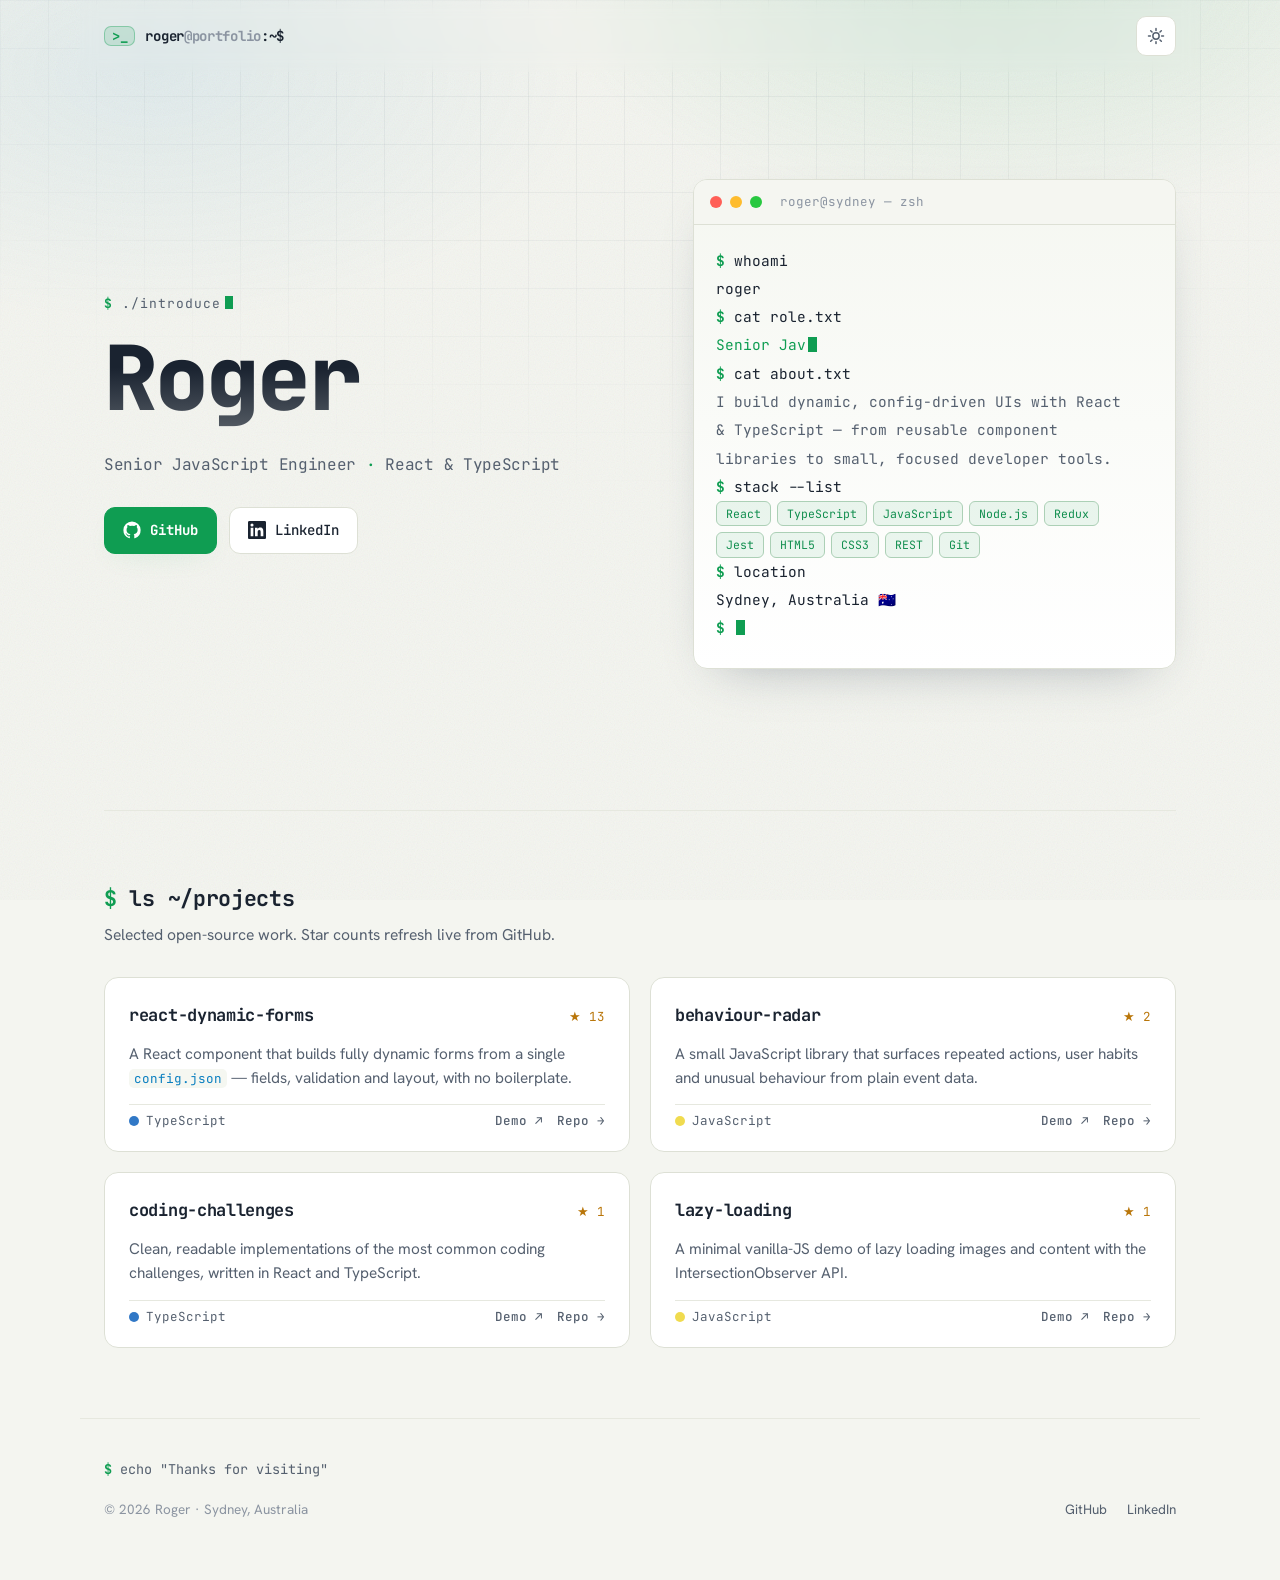
<file: index.html>
<!DOCTYPE html>
<html lang="en">
<head>
  <meta charset="utf-8">
  <meta name="viewport" content="width=device-width, initial-scale=1">
  <meta name="color-scheme" content="dark light">
  <title>Roger — Senior JavaScript Engineer</title>
  <meta name="description" content="Roger — Senior JavaScript Engineer (React · TypeScript) based in Sydney, Australia. Selected open-source projects.">
  <meta property="og:title" content="Roger — Senior JavaScript Engineer">
  <meta property="og:description" content="React · TypeScript · Node.js — selected open-source work.">
  <meta property="og:type" content="website">
  <meta name="theme-color" content="#0a0e14">

  <link rel="icon" href="data:image/svg+xml,%3Csvg%20xmlns='http://www.w3.org/2000/svg'%20viewBox='0%200%20100%20100'%3E%3Crect%20width='100'%20height='100'%20rx='22'%20fill='%230a0e14'/%3E%3Ctext%20x='13'%20y='71'%20font-family='monospace'%20font-size='54'%20font-weight='bold'%20fill='%234ade80'%3E%26gt;_%3C/text%3E%3C/svg%3E">

  <link rel="preconnect" href="https://fonts.googleapis.com">
  <link rel="preconnect" href="https://fonts.gstatic.com" crossorigin>
  <link href="https://fonts.googleapis.com/css2?family=JetBrains+Mono:wght@400;500;700;800&family=Hanken+Grotesk:wght@400;500;600;700&display=swap" rel="stylesheet">

  <link rel="stylesheet" href="stylesheets/portfolio.css">

  <script>
    // Set theme before paint to avoid a flash of the wrong colours.
    (function () {
      try {
        var q = new URLSearchParams(window.location.search).get('theme');
        var t = (q === 'light' || q === 'dark') ? q : localStorage.getItem('theme');
        if (!t) t = window.matchMedia('(prefers-color-scheme: light)').matches ? 'light' : 'dark';
        document.documentElement.setAttribute('data-theme', t);
      } catch (e) {
        document.documentElement.setAttribute('data-theme', 'dark');
      }
    })();
  </script>
</head>

<body>
  <div class="bg-grid" aria-hidden="true"></div>
  <div class="bg-glow" aria-hidden="true"></div>
  <div class="bg-grain" aria-hidden="true"></div>

  <header class="topbar">
    <a class="brand" href="#top" aria-label="Roger — home">
      <span class="brand-mark">&gt;_</span>
      <span class="brand-text">roger<span class="brand-dim">@portfolio</span>:~$</span>
    </a>
    <button id="theme-toggle" class="theme-toggle" type="button" aria-label="Toggle colour theme">
      <svg class="ico-sun" viewBox="0 0 24 24" width="18" height="18" fill="none" stroke="currentColor" stroke-width="2" stroke-linecap="round"><circle cx="12" cy="12" r="4.2"/><path d="M12 2v2.5M12 19.5V22M4.9 4.9l1.8 1.8M17.3 17.3l1.8 1.8M2 12h2.5M19.5 12H22M4.9 19.1l1.8-1.8M17.3 6.7l1.8-1.8"/></svg>
      <svg class="ico-moon" viewBox="0 0 24 24" width="18" height="18" fill="none" stroke="currentColor" stroke-width="2" stroke-linecap="round" stroke-linejoin="round"><path d="M20 14.5A8 8 0 1 1 9.5 4a6.5 6.5 0 0 0 10.5 10.5Z"/></svg>
    </button>
  </header>

  <main id="top">

    <!-- ░░ HERO ░░ -->
    <section class="hero" id="hero">
      <div class="hero-intro reveal">
        <p class="eyebrow"><span class="prompt">$</span> ./introduce<span class="caret-inline"></span></p>
        <h1 class="name">Roger</h1>
        <p class="subtitle">Senior JavaScript Engineer <span class="sub-sep">·</span> React &amp; TypeScript</p>
        <nav class="cta" aria-label="Contact links">
          <a class="btn btn-primary" href="https://github.com/rogeroliveira84" target="_blank" rel="noopener">
            <svg viewBox="0 0 24 24" width="18" height="18" fill="currentColor" aria-hidden="true"><path d="M12 .5A11.5 11.5 0 0 0 .5 12 11.5 11.5 0 0 0 8.4 23c.6.1.8-.26.8-.57v-2c-3.2.7-3.9-1.37-3.9-1.37-.53-1.34-1.3-1.7-1.3-1.7-1.06-.72.08-.7.08-.7 1.17.08 1.79 1.2 1.79 1.2 1.04 1.79 2.73 1.27 3.4.97.1-.76.4-1.27.74-1.56-2.56-.29-5.26-1.28-5.26-5.7 0-1.26.45-2.29 1.2-3.1-.12-.3-.52-1.47.11-3.05 0 0 .97-.31 3.18 1.18a11 11 0 0 1 5.8 0c2.2-1.5 3.17-1.18 3.17-1.18.63 1.58.23 2.75.11 3.04.75.82 1.2 1.85 1.2 3.11 0 4.43-2.7 5.41-5.28 5.69.41.36.78 1.05.78 2.12v3.14c0 .31.21.68.81.56A11.5 11.5 0 0 0 23.5 12 11.5 11.5 0 0 0 12 .5Z"/></svg>
            GitHub
          </a>
          <a class="btn" href="https://www.linkedin.com/in/rogeroliveira/" target="_blank" rel="noopener">
            <svg viewBox="0 0 24 24" width="18" height="18" fill="currentColor" aria-hidden="true"><path d="M20.45 20.45h-3.56v-5.57c0-1.33-.02-3.04-1.85-3.04-1.85 0-2.13 1.45-2.13 2.94v5.67H9.35V9h3.42v1.56h.05c.48-.9 1.64-1.85 3.37-1.85 3.6 0 4.27 2.37 4.27 5.46v6.28ZM5.34 7.43a2.07 2.07 0 1 1 0-4.14 2.07 2.07 0 0 1 0 4.14ZM7.12 20.45H3.55V9h3.57v11.45ZM22.22 0H1.77C.79 0 0 .77 0 1.73v20.54C0 23.22.79 24 1.77 24h20.45c.98 0 1.78-.78 1.78-1.73V1.73C24 .77 23.2 0 22.22 0Z"/></svg>
            LinkedIn
          </a>
        </nav>
      </div>

      <div class="term reveal" role="img" aria-label="Terminal window summarising Roger's profile">
        <div class="term-bar">
          <span class="dot dot-red"></span>
          <span class="dot dot-yellow"></span>
          <span class="dot dot-green"></span>
          <span class="term-title">roger@sydney — zsh</span>
        </div>
        <div class="term-body">
          <p class="line"><span class="prompt">$</span> whoami</p>
          <p class="line out">roger</p>
          <p class="line"><span class="prompt">$</span> cat role.txt</p>
          <p class="line out accent typed-line"><span class="typed" data-roles='["Senior JavaScript Engineer","React &amp; TypeScript Specialist","UI &amp; Tooling Builder"]'>Senior JavaScript Engineer</span><span class="caret"></span></p>
          <p class="line"><span class="prompt">$</span> cat about.txt</p>
          <p class="line out cmt">I build dynamic, config-driven UIs with React</p>
          <p class="line out cmt">&amp; TypeScript — from reusable component</p>
          <p class="line out cmt">libraries to small, focused developer tools.</p>
          <p class="line"><span class="prompt">$</span> stack --list</p>
          <p class="line term-tags">
            <span class="ttag">React</span><span class="ttag">TypeScript</span><span class="ttag">JavaScript</span><span class="ttag">Node.js</span><span class="ttag">Redux</span><span class="ttag">Jest</span><span class="ttag">HTML5</span><span class="ttag">CSS3</span><span class="ttag">REST</span><span class="ttag">Git</span>
          </p>
          <p class="line"><span class="prompt">$</span> location</p>
          <p class="line out">Sydney, Australia <span class="flag">🇦🇺</span></p>
          <p class="line"><span class="prompt">$</span> <span class="caret caret-block"></span></p>
        </div>
      </div>
    </section>

    <!-- ░░ PROJECTS ░░ -->
    <section class="projects" id="projects">
      <h2 class="section-head reveal"><span class="prompt">$</span> ls ~/projects</h2>
      <p class="section-sub reveal">Selected open-source work. Star counts refresh live from GitHub.</p>

      <ul class="grid">
        <li class="card reveal" style="--i:0">
          <div class="card-top">
            <h3 class="card-name">react-dynamic-forms</h3>
            <span class="stars" title="GitHub stars">★&nbsp;<span class="star-count" data-repo="react-dynamic-forms">13</span></span>
          </div>
          <p class="card-desc">A React component that builds fully dynamic forms from a single <code>config.json</code> — fields, validation and layout, with no boilerplate.</p>
          <div class="card-foot">
            <span class="lang"><span class="lang-dot lang-ts"></span>TypeScript</span>
            <span class="card-links">
              <a href="demos/react-dynamic-forms/">Demo ↗</a>
              <a href="https://github.com/rogeroliveira84/react-dynamic-forms" target="_blank" rel="noopener">Repo →</a>
            </span>
          </div>
        </li>

        <li class="card reveal" style="--i:1">
          <div class="card-top">
            <h3 class="card-name">behaviour-radar</h3>
            <span class="stars" title="GitHub stars">★&nbsp;<span class="star-count" data-repo="behaviour-radar">2</span></span>
          </div>
          <p class="card-desc">A small JavaScript library that surfaces repeated actions, user habits and unusual behaviour from plain event data.</p>
          <div class="card-foot">
            <span class="lang"><span class="lang-dot lang-js"></span>JavaScript</span>
            <span class="card-links">
              <a href="demos/behaviour-radar/">Demo ↗</a>
              <a href="https://github.com/rogeroliveira84/behaviour-radar" target="_blank" rel="noopener">Repo →</a>
            </span>
          </div>
        </li>

        <li class="card reveal" style="--i:2">
          <div class="card-top">
            <h3 class="card-name">coding-challenges</h3>
            <span class="stars" title="GitHub stars">★&nbsp;<span class="star-count" data-repo="coding-challenges">1</span></span>
          </div>
          <p class="card-desc">Clean, readable implementations of the most common coding challenges, written in React and TypeScript.</p>
          <div class="card-foot">
            <span class="lang"><span class="lang-dot lang-ts"></span>TypeScript</span>
            <span class="card-links">
              <a href="demos/coding-challenges/">Demo ↗</a>
              <a href="https://github.com/rogeroliveira84/coding-challenges" target="_blank" rel="noopener">Repo →</a>
            </span>
          </div>
        </li>

        <li class="card reveal" style="--i:3">
          <div class="card-top">
            <h3 class="card-name">lazy-loading</h3>
            <span class="stars" title="GitHub stars">★&nbsp;<span class="star-count" data-repo="lazy-loading">1</span></span>
          </div>
          <p class="card-desc">A minimal vanilla-JS demo of lazy loading images and content with the IntersectionObserver API.</p>
          <div class="card-foot">
            <span class="lang"><span class="lang-dot lang-js"></span>JavaScript</span>
            <span class="card-links">
              <a href="demos/lazy-loading/">Demo ↗</a>
              <a href="https://github.com/rogeroliveira84/lazy-loading" target="_blank" rel="noopener">Repo →</a>
            </span>
          </div>
        </li>
      </ul>
    </section>
  </main>

  <footer class="footer">
    <p class="foot-line"><span class="prompt">$</span> echo "Thanks for visiting"</p>
    <div class="foot-row">
      <span class="foot-copy">© <span id="year">2026</span> Roger · Sydney, Australia</span>
      <span class="foot-links">
        <a href="https://github.com/rogeroliveira84" target="_blank" rel="noopener">GitHub</a>
        <a href="https://www.linkedin.com/in/rogeroliveira/" target="_blank" rel="noopener">LinkedIn</a>
      </span>
    </div>
  </footer>

  <script src="javascripts/portfolio.js" defer></script>
</body>
</html>
</file>
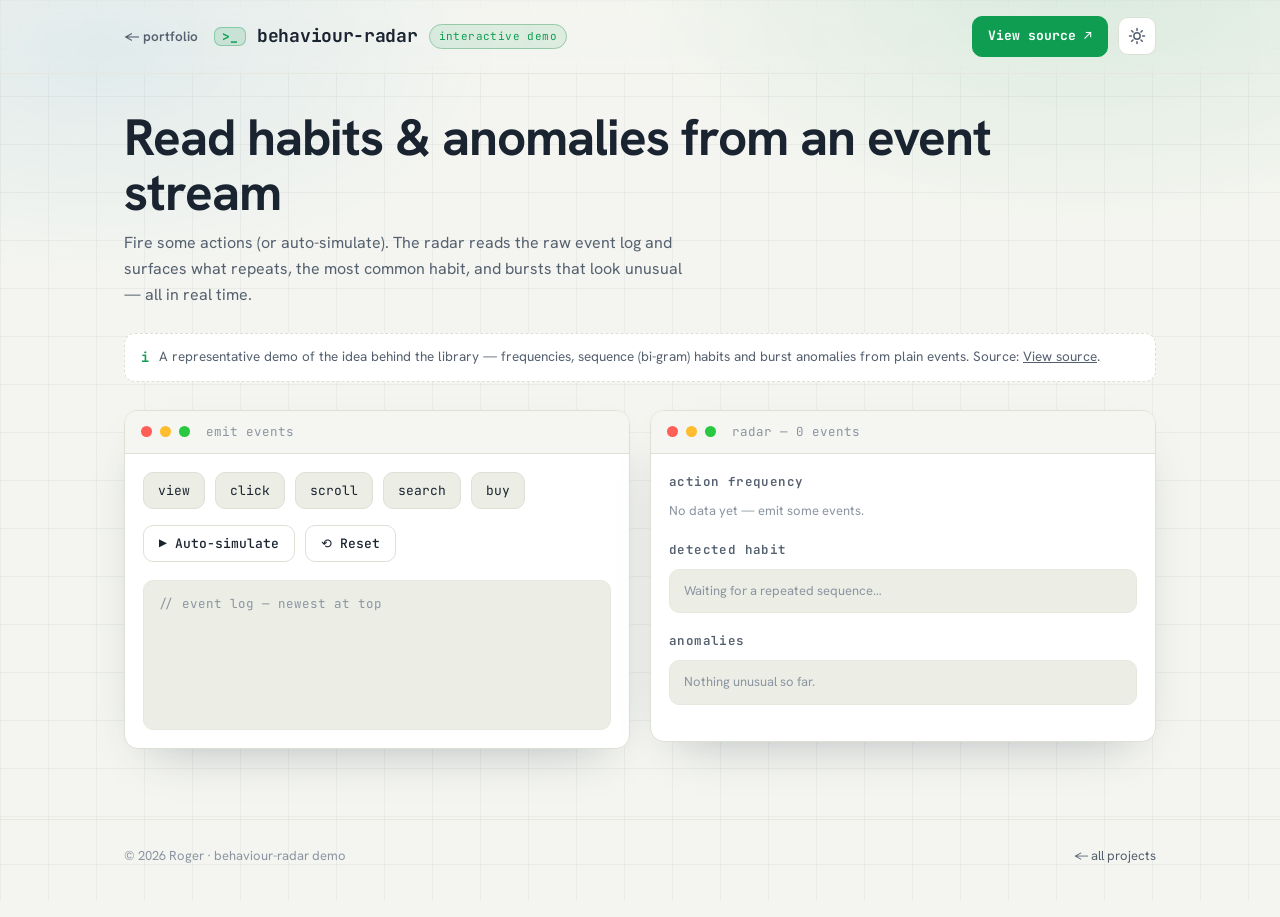
<file: demos/behaviour-radar/index.html>
<!DOCTYPE html>
<html lang="en">
<head>
  <meta charset="utf-8">
  <meta name="viewport" content="width=device-width, initial-scale=1">
  <meta name="color-scheme" content="dark light">
  <title>behaviour-radar — demo</title>
  <meta name="description" content="Interactive demo: detect habits, sequences and anomalies from an event stream.">
  <meta name="theme-color" content="#0a0e14">
  <link rel="icon" href="data:image/svg+xml,%3Csvg%20xmlns='http://www.w3.org/2000/svg'%20viewBox='0%200%20100%20100'%3E%3Crect%20width='100'%20height='100'%20rx='22'%20fill='%230a0e14'/%3E%3Ctext%20x='13'%20y='71'%20font-family='monospace'%20font-size='54'%20font-weight='bold'%20fill='%234ade80'%3E%26gt;_%3C/text%3E%3C/svg%3E">
  <link rel="preconnect" href="https://fonts.googleapis.com">
  <link rel="preconnect" href="https://fonts.gstatic.com" crossorigin>
  <link href="https://fonts.googleapis.com/css2?family=JetBrains+Mono:wght@400;500;700;800&family=Hanken+Grotesk:wght@400;500;600;700&display=swap" rel="stylesheet">
  <link rel="stylesheet" href="../demo.css">
  <style>
    .actions { display:flex; flex-wrap:wrap; gap:10px; margin-bottom:16px; }
    .ev-btn { padding:9px 14px; border-radius:10px; border:1px solid var(--border); background:var(--bg-soft);
      color:var(--text); font-family:"JetBrains Mono",monospace; font-size:13px; cursor:pointer;
      transition:transform .1s, border-color .15s, background .15s; }
    .ev-btn:hover { border-color:color-mix(in srgb,var(--accent) 45%,var(--border)); }
    .ev-btn:active { transform:scale(.94); background:color-mix(in srgb,var(--accent) 14%,var(--bg-soft)); }
    .toolbar { display:flex; gap:10px; flex-wrap:wrap; margin-bottom:18px; }
    .stream { height:150px; overflow:auto; padding:12px 14px; border-radius:10px; background:var(--bg-soft);
      border:1px solid var(--border-soft); font-family:"JetBrains Mono",monospace; font-size:12.5px; line-height:1.7; }
    .stream .t { color:var(--text-faint); }
    .stream .a { color:var(--accent); }
    .metric { margin-bottom:18px; }
    .metric h4 { margin:0 0 9px; font-family:"JetBrains Mono",monospace; font-size:12.5px; font-weight:600;
      color:var(--text-dim); text-transform:lowercase; letter-spacing:.4px; }
    .bars { display:flex; flex-direction:column; gap:7px; }
    .bars .row { display:grid; grid-template-columns:84px 1fr 34px; align-items:center; gap:10px; font-family:"JetBrains Mono",monospace; font-size:12px; }
    .bars .track { height:9px; border-radius:99px; background:var(--panel-2); overflow:hidden; }
    .bars .fill { height:100%; width:0; background:linear-gradient(90deg,var(--accent),var(--accent-2)); transition:width .4s; }
    .bars .n { text-align:right; color:var(--text-dim); }
    .insight { padding:11px 14px; border-radius:10px; border:1px solid var(--border-soft); background:var(--bg-soft);
      font-size:13px; margin-bottom:9px; }
    .insight .k { font-family:"JetBrains Mono",monospace; color:var(--accent-3); }
    .insight.anom { border-color:color-mix(in srgb,var(--err) 40%,var(--border)); }
    .insight.anom .k { color:var(--err); }
    .muted { color:var(--text-faint); }
  </style>
  <script>
    (function(){try{var q=new URLSearchParams(location.search).get('theme');var t=(q==='light'||q==='dark')?q:localStorage.getItem('theme');if(!t)t=matchMedia('(prefers-color-scheme: light)').matches?'light':'dark';document.documentElement.setAttribute('data-theme',t);}catch(e){document.documentElement.setAttribute('data-theme','dark');}})();
  </script>
</head>
<body>
  <div class="bg" aria-hidden="true"></div>

  <header class="demo-top">
    <div class="wrap">
      <a class="back" href="../../index.html#projects">← portfolio</a>
      <div class="demo-id">
        <span class="brand-mark">&gt;_</span>
        <h1>behaviour-radar</h1>
        <span class="badge">interactive demo</span>
      </div>
      <div class="demo-actions">
        <a class="btn btn-primary" href="https://github.com/rogeroliveira84/behaviour-radar" target="_blank" rel="noopener">View source ↗</a>
        <button id="theme-toggle" class="theme-toggle" type="button" aria-label="Toggle colour theme">
          <svg class="ico-sun" viewBox="0 0 24 24" width="18" height="18" fill="none" stroke="currentColor" stroke-width="2" stroke-linecap="round"><circle cx="12" cy="12" r="4.2"/><path d="M12 2v2.5M12 19.5V22M4.9 4.9l1.8 1.8M17.3 17.3l1.8 1.8M2 12h2.5M19.5 12H22M4.9 19.1l1.8-1.8M17.3 6.7l1.8-1.8"/></svg>
          <svg class="ico-moon" viewBox="0 0 24 24" width="18" height="18" fill="none" stroke="currentColor" stroke-width="2" stroke-linecap="round" stroke-linejoin="round"><path d="M20 14.5A8 8 0 1 1 9.5 4a6.5 6.5 0 0 0 10.5 10.5Z"/></svg>
        </button>
      </div>
    </div>
  </header>

  <main class="demo-main">
    <div class="wrap">
      <div class="lead-row">
        <h2>Read habits &amp; anomalies from an event stream</h2>
        <p>Fire some actions (or auto-simulate). The radar reads the raw event log and surfaces what repeats, the most common habit, and bursts that look unusual — all in real time.</p>
      </div>
      <p class="note"><span class="prompt">i</span><span>A representative demo of the idea behind the library — frequencies, sequence (bi-gram) habits and burst anomalies from plain events. Source: <a href="https://github.com/rogeroliveira84/behaviour-radar" target="_blank" rel="noopener">View source</a>.</span></p>

      <section class="stage">
        <div class="panel">
          <div class="panel-head"><span class="dot dot-red"></span><span class="dot dot-yellow"></span><span class="dot dot-green"></span><span class="panel-title">emit events</span></div>
          <div class="panel-body">
            <div class="actions" id="actions"></div>
            <div class="toolbar">
              <button class="btn" id="sim" type="button">▶ Auto-simulate</button>
              <button class="btn" id="reset" type="button">⟲ Reset</button>
            </div>
            <div class="stream" id="stream"><span class="muted">// event log — newest at top</span></div>
          </div>
        </div>

        <div class="panel">
          <div class="panel-head"><span class="dot dot-red"></span><span class="dot dot-yellow"></span><span class="dot dot-green"></span><span class="panel-title">radar — <span id="evcount">0</span> events</span></div>
          <div class="panel-body">
            <div class="metric">
              <h4>action frequency</h4>
              <div class="bars" id="freq"><p class="muted" style="font-size:13px;margin:0">No data yet — emit some events.</p></div>
            </div>
            <div class="metric">
              <h4>detected habit</h4>
              <div id="habit"><p class="insight muted" style="margin:0">Waiting for a repeated sequence…</p></div>
            </div>
            <div class="metric">
              <h4>anomalies</h4>
              <div id="anom"><p class="insight muted" style="margin:0">Nothing unusual so far.</p></div>
            </div>
          </div>
        </div>
      </section>
    </div>
  </main>

  <footer class="demo-foot">
    <div class="wrap">
      <span>© <span id="year">2026</span> Roger · behaviour-radar demo</span>
      <a href="../../index.html#projects">← all projects</a>
    </div>
  </footer>

  <script src="../demo.js" defer></script>
  <script>
    (function () {
      var ACTIONS = ["view", "click", "scroll", "search", "buy"];
      var events = [];
      var startT = Date.now();

      var actionsEl = document.getElementById("actions");
      var streamEl = document.getElementById("stream");
      var freqEl = document.getElementById("freq");
      var habitEl = document.getElementById("habit");
      var anomEl = document.getElementById("anom");
      var countEl = document.getElementById("evcount");

      ACTIONS.forEach(function (a) {
        var b = document.createElement("button");
        b.className = "ev-btn";
        b.type = "button";
        b.textContent = a;
        b.addEventListener("click", function () { emit(a); });
        actionsEl.appendChild(b);
      });

      function emit(action) {
        var t = Date.now() - startT;
        events.push({ action: action, t: t });
        var line = document.createElement("div");
        line.innerHTML = '<span class="t">' + String(t).padStart(5, "0") + 'ms</span>  <span class="a">' + action + '</span>';
        if (streamEl.firstChild && streamEl.firstChild.className === "muted") streamEl.innerHTML = "";
        streamEl.insertBefore(line, streamEl.firstChild);
        analyze();
      }

      function analyze() {
        countEl.textContent = events.length;

        // frequency
        var freq = {};
        ACTIONS.forEach(function (a) { freq[a] = 0; });
        events.forEach(function (e) { freq[e.action]++; });
        var max = Math.max.apply(null, ACTIONS.map(function (a) { return freq[a]; })) || 1;
        freqEl.innerHTML = ACTIONS.map(function (a) {
          var w = (freq[a] / max * 100) || 0;
          return '<div class="row"><span>' + a + '</span><span class="track"><span class="fill" style="width:' + w + '%"></span></span><span class="n">' + freq[a] + '</span></div>';
        }).join("");

        // habit = most common consecutive pair (bi-gram)
        var pairs = {};
        for (var i = 1; i < events.length; i++) {
          var key = events[i - 1].action + " → " + events[i].action;
          pairs[key] = (pairs[key] || 0) + 1;
        }
        var bestPair = null, bestN = 0;
        Object.keys(pairs).forEach(function (k) { if (pairs[k] > bestN) { bestN = pairs[k]; bestPair = k; } });
        if (bestPair && bestN >= 2) {
          habitEl.innerHTML = '<div class="insight">Repeats <span class="k">' + bestPair + '</span> &nbsp;·&nbsp; seen <b>' + bestN + '×</b></div>';
        } else {
          habitEl.innerHTML = '<p class="insight muted" style="margin:0">Waiting for a repeated sequence…</p>';
        }

        // anomalies: rapid bursts (>=4 events within 800ms) + rare actions
        var out = [];
        for (var j = 3; j < events.length; j++) {
          if (events[j].t - events[j - 3].t < 800) {
            out.push('<div class="insight anom">Burst detected: <span class="k">4 events in &lt; 800ms</span> around ' + events[j].t + 'ms</div>');
            break;
          }
        }
        if (events.length >= 8) {
          ACTIONS.forEach(function (a) {
            var share = freq[a] / events.length;
            if (freq[a] > 0 && share < 0.08) {
              out.push('<div class="insight anom">Rare action <span class="k">' + a + '</span> &nbsp;·&nbsp; only ' + Math.round(share * 100) + '% of activity</div>');
            }
          });
        }
        anomEl.innerHTML = out.length ? out.join("") : '<p class="insight muted" style="margin:0">Nothing unusual so far.</p>';
      }

      // auto-simulate a realistic stream with a baked-in habit (view → click)
      var simTimer = null;
      document.getElementById("sim").addEventListener("click", function () {
        if (simTimer) { clearInterval(simTimer); simTimer = null; this.textContent = "▶ Auto-simulate"; return; }
        this.textContent = "⏸ Stop";
        var script = ["view", "click", "view", "click", "scroll", "view", "click", "search", "view", "click", "buy", "scroll"];
        var k = 0;
        simTimer = setInterval(function () {
          emit(script[k % script.length]);
          k++;
          if (k > 26) { clearInterval(simTimer); simTimer = null; document.getElementById("sim").textContent = "▶ Auto-simulate"; }
        }, 220);
      });

      document.getElementById("reset").addEventListener("click", function () {
        if (simTimer) { clearInterval(simTimer); simTimer = null; document.getElementById("sim").textContent = "▶ Auto-simulate"; }
        events = []; startT = Date.now();
        streamEl.innerHTML = '<span class="muted">// event log — newest at top</span>';
        countEl.textContent = "0";
        freqEl.innerHTML = '<p class="muted" style="font-size:13px;margin:0">No data yet — emit some events.</p>';
        habitEl.innerHTML = '<p class="insight muted" style="margin:0">Waiting for a repeated sequence…</p>';
        anomEl.innerHTML = '<p class="insight muted" style="margin:0">Nothing unusual so far.</p>';
      });
    })();
  </script>
</body>
</html>
</file>
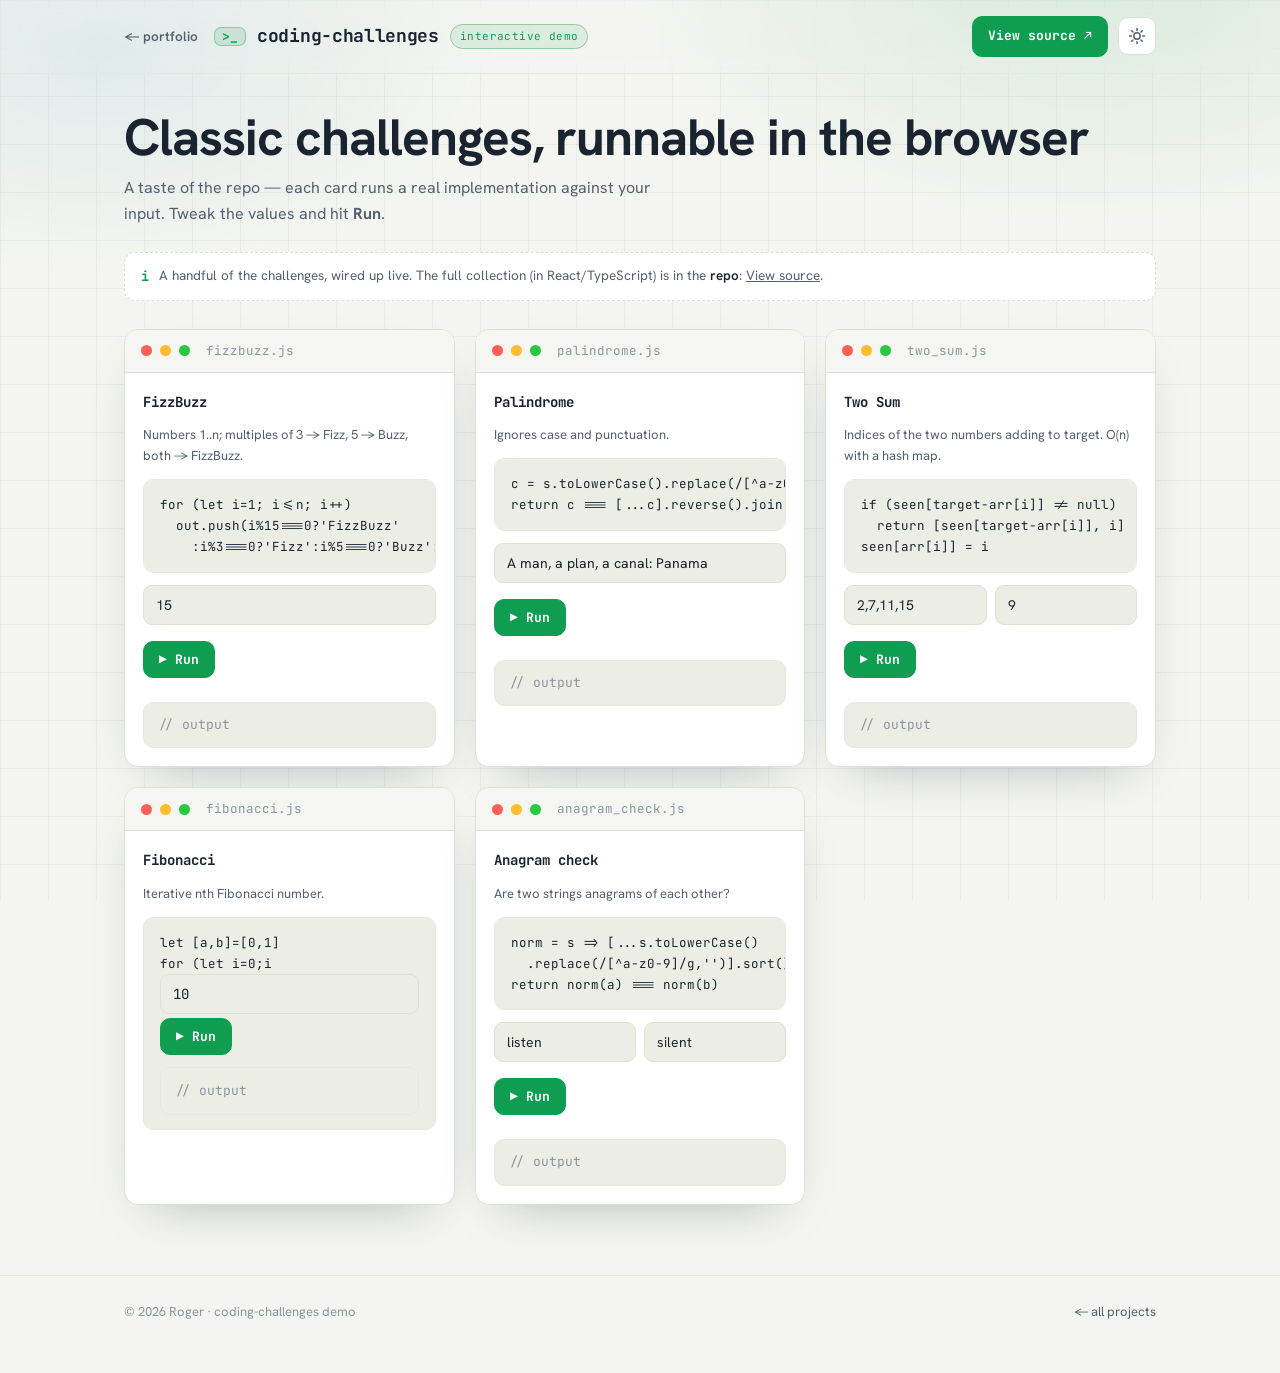
<file: demos/coding-challenges/index.html>
<!DOCTYPE html>
<html lang="en">
<head>
  <meta charset="utf-8">
  <meta name="viewport" content="width=device-width, initial-scale=1">
  <meta name="color-scheme" content="dark light">
  <title>coding-challenges — demo</title>
  <meta name="description" content="Interactive demo: run classic coding challenges in the browser.">
  <meta name="theme-color" content="#0a0e14">
  <link rel="icon" href="data:image/svg+xml,%3Csvg%20xmlns='http://www.w3.org/2000/svg'%20viewBox='0%200%20100%20100'%3E%3Crect%20width='100'%20height='100'%20rx='22'%20fill='%230a0e14'/%3E%3Ctext%20x='13'%20y='71'%20font-family='monospace'%20font-size='54'%20font-weight='bold'%20fill='%234ade80'%3E%26gt;_%3C/text%3E%3C/svg%3E">
  <link rel="preconnect" href="https://fonts.googleapis.com">
  <link rel="preconnect" href="https://fonts.gstatic.com" crossorigin>
  <link href="https://fonts.googleapis.com/css2?family=JetBrains+Mono:wght@400;500;700;800&family=Hanken+Grotesk:wght@400;500;600;700&display=swap" rel="stylesheet">
  <link rel="stylesheet" href="../demo.css">
  <style>
    .ch-grid { display:grid; grid-template-columns:repeat(auto-fill,minmax(330px,1fr)); gap:20px; }
    .challenge { display:flex; flex-direction:column; }
    .challenge .panel-body { display:flex; flex-direction:column; gap:12px; flex:1; }
    .challenge h3 { margin:0; font-size:14px; font-weight:700; color:var(--text); }
    .challenge .desc { margin:0; font-size:13px; color:var(--text-dim); }
    .challenge .inputs { display:flex; gap:8px; flex-wrap:wrap; }
    .challenge .inputs input { flex:1; min-width:90px; }
    .challenge .run { align-self:flex-start; }
  </style>
  <script>
    (function(){try{var q=new URLSearchParams(location.search).get('theme');var t=(q==='light'||q==='dark')?q:localStorage.getItem('theme');if(!t)t=matchMedia('(prefers-color-scheme: light)').matches?'light':'dark';document.documentElement.setAttribute('data-theme',t);}catch(e){document.documentElement.setAttribute('data-theme','dark');}})();
  </script>
</head>
<body>
  <div class="bg" aria-hidden="true"></div>

  <header class="demo-top">
    <div class="wrap">
      <a class="back" href="../../index.html#projects">← portfolio</a>
      <div class="demo-id">
        <span class="brand-mark">&gt;_</span>
        <h1>coding-challenges</h1>
        <span class="badge">interactive demo</span>
      </div>
      <div class="demo-actions">
        <a class="btn btn-primary" href="https://github.com/rogeroliveira84/coding-challenges" target="_blank" rel="noopener">View source ↗</a>
        <button id="theme-toggle" class="theme-toggle" type="button" aria-label="Toggle colour theme">
          <svg class="ico-sun" viewBox="0 0 24 24" width="18" height="18" fill="none" stroke="currentColor" stroke-width="2" stroke-linecap="round"><circle cx="12" cy="12" r="4.2"/><path d="M12 2v2.5M12 19.5V22M4.9 4.9l1.8 1.8M17.3 17.3l1.8 1.8M2 12h2.5M19.5 12H22M4.9 19.1l1.8-1.8M17.3 6.7l1.8-1.8"/></svg>
          <svg class="ico-moon" viewBox="0 0 24 24" width="18" height="18" fill="none" stroke="currentColor" stroke-width="2" stroke-linecap="round" stroke-linejoin="round"><path d="M20 14.5A8 8 0 1 1 9.5 4a6.5 6.5 0 0 0 10.5 10.5Z"/></svg>
        </button>
      </div>
    </div>
  </header>

  <main class="demo-main">
    <div class="wrap">
      <div class="lead-row">
        <h2>Classic challenges, runnable in the browser</h2>
        <p>A taste of the repo — each card runs a real implementation against your input. Tweak the values and hit <b>Run</b>.</p>
      </div>
      <p class="note"><span class="prompt">i</span><span>A handful of the challenges, wired up live. The full collection (in React/TypeScript) is in the <b>repo</b>: <a href="https://github.com/rogeroliveira84/coding-challenges" target="_blank" rel="noopener">View source</a>.</span></p>

      <div class="ch-grid" id="grid"></div>
    </div>
  </main>

  <footer class="demo-foot">
    <div class="wrap">
      <span>© <span id="year">2026</span> Roger · coding-challenges demo</span>
      <a href="../../index.html#projects">← all projects</a>
    </div>
  </footer>

  <script src="../demo.js" defer></script>
  <script>
    (function () {
      // Real implementations
      function fizzbuzz(n) {
        var out = [];
        for (var i = 1; i <= n; i++)
          out.push(i % 15 === 0 ? "FizzBuzz" : i % 3 === 0 ? "Fizz" : i % 5 === 0 ? "Buzz" : i);
        return out.join(", ");
      }
      function isPalindrome(s) {
        var c = String(s).toLowerCase().replace(/[^a-z0-9]/g, "");
        return c === c.split("").reverse().join("") ? "true — it's a palindrome" : "false";
      }
      function twoSum(arr, target) {
        var seen = {};
        for (var i = 0; i < arr.length; i++) {
          if (arr[i] !== undefined && seen[target - arr[i]] !== undefined) return "[" + seen[target - arr[i]] + ", " + i + "]";
          seen[arr[i]] = i;
        }
        return "no pair found";
      }
      function fib(n) {
        if (n < 0) return "n must be >= 0";
        var a = 0, b = 1;
        for (var i = 0; i < n; i++) { var t = a + b; a = b; b = t; }
        return String(a);
      }
      function anagram(a, b) {
        var norm = function (s) { return String(s).toLowerCase().replace(/[^a-z0-9]/g, "").split("").sort().join(""); };
        return norm(a) === norm(b) ? "true — they're anagrams" : "false";
      }

      var CHALLENGES = [
        {
          title: "FizzBuzz", desc: "Numbers 1..n; multiples of 3 → Fizz, 5 → Buzz, both → FizzBuzz.",
          inputs: [{ ph: "n", val: "15" }],
          code: "for (let i=1; i<=n; i++)\n  out.push(i%15===0?'FizzBuzz'\n    :i%3===0?'Fizz':i%5===0?'Buzz':i)",
          run: function (v) { return fizzbuzz(Math.min(parseInt(v[0], 10) || 0, 100)); }
        },
        {
          title: "Palindrome", desc: "Ignores case and punctuation.",
          inputs: [{ ph: "text", val: "A man, a plan, a canal: Panama" }],
          code: "c = s.toLowerCase().replace(/[^a-z0-9]/g,'')\nreturn c === [...c].reverse().join('')",
          run: function (v) { return isPalindrome(v[0]); }
        },
        {
          title: "Two Sum", desc: "Indices of the two numbers adding to target. O(n) with a hash map.",
          inputs: [{ ph: "array e.g. 2,7,11,15", val: "2,7,11,15" }, { ph: "target", val: "9" }],
          code: "if (seen[target-arr[i]] != null)\n  return [seen[target-arr[i]], i]\nseen[arr[i]] = i",
          run: function (v) {
            var arr = v[0].split(",").map(function (x) { return Number(x.trim()); });
            return twoSum(arr, Number(v[1]));
          }
        },
        {
          title: "Fibonacci", desc: "Iterative nth Fibonacci number.",
          inputs: [{ ph: "n", val: "10" }],
          code: "let [a,b]=[0,1]\nfor (let i=0;i<n;i++) [a,b]=[b,a+b]\nreturn a",
          run: function (v) { return fib(parseInt(v[0], 10)); }
        },
        {
          title: "Anagram check", desc: "Are two strings anagrams of each other?",
          inputs: [{ ph: "word A", val: "listen" }, { ph: "word B", val: "silent" }],
          code: "norm = s => [...s.toLowerCase()\n  .replace(/[^a-z0-9]/g,'')].sort().join('')\nreturn norm(a) === norm(b)",
          run: function (v) { return anagram(v[0], v[1]); }
        }
      ];

      var grid = document.getElementById("grid");
      CHALLENGES.forEach(function (c) {
        var card = document.createElement("div");
        card.className = "panel challenge";
        var inputsHtml = c.inputs.map(function (inp) {
          return '<input type="text" placeholder="' + inp.ph + '" value="' + inp.val.replace(/"/g, "&quot;") + '">';
        }).join("");
        card.innerHTML =
          '<div class="panel-head"><span class="dot dot-red"></span><span class="dot dot-yellow"></span><span class="dot dot-green"></span><span class="panel-title">' + c.title.toLowerCase().replace(/\s/g, "_") + '.js</span></div>' +
          '<div class="panel-body">' +
            '<h3>' + c.title + '</h3>' +
            '<p class="desc">' + c.desc + '</p>' +
            '<code class="code">' + c.code + '</code>' +
            '<div class="inputs">' + inputsHtml + '</div>' +
            '<button class="btn btn-primary run" type="button">▶ Run</button>' +
            '<div class="out empty">// output</div>' +
          '</div>';
        var btn = card.querySelector(".run");
        var ins = card.querySelectorAll(".inputs input");
        var outEl = card.querySelector(".out");
        btn.addEventListener("click", function () {
          var vals = Array.prototype.map.call(ins, function (i) { return i.value; });
          try {
            outEl.textContent = "→ " + c.run(vals);
            outEl.classList.remove("empty");
          } catch (e) {
            outEl.textContent = "✗ " + e.message;
            outEl.classList.remove("empty");
          }
        });
        grid.appendChild(card);
      });
    })();
  </script>
</body>
</html>
</file>
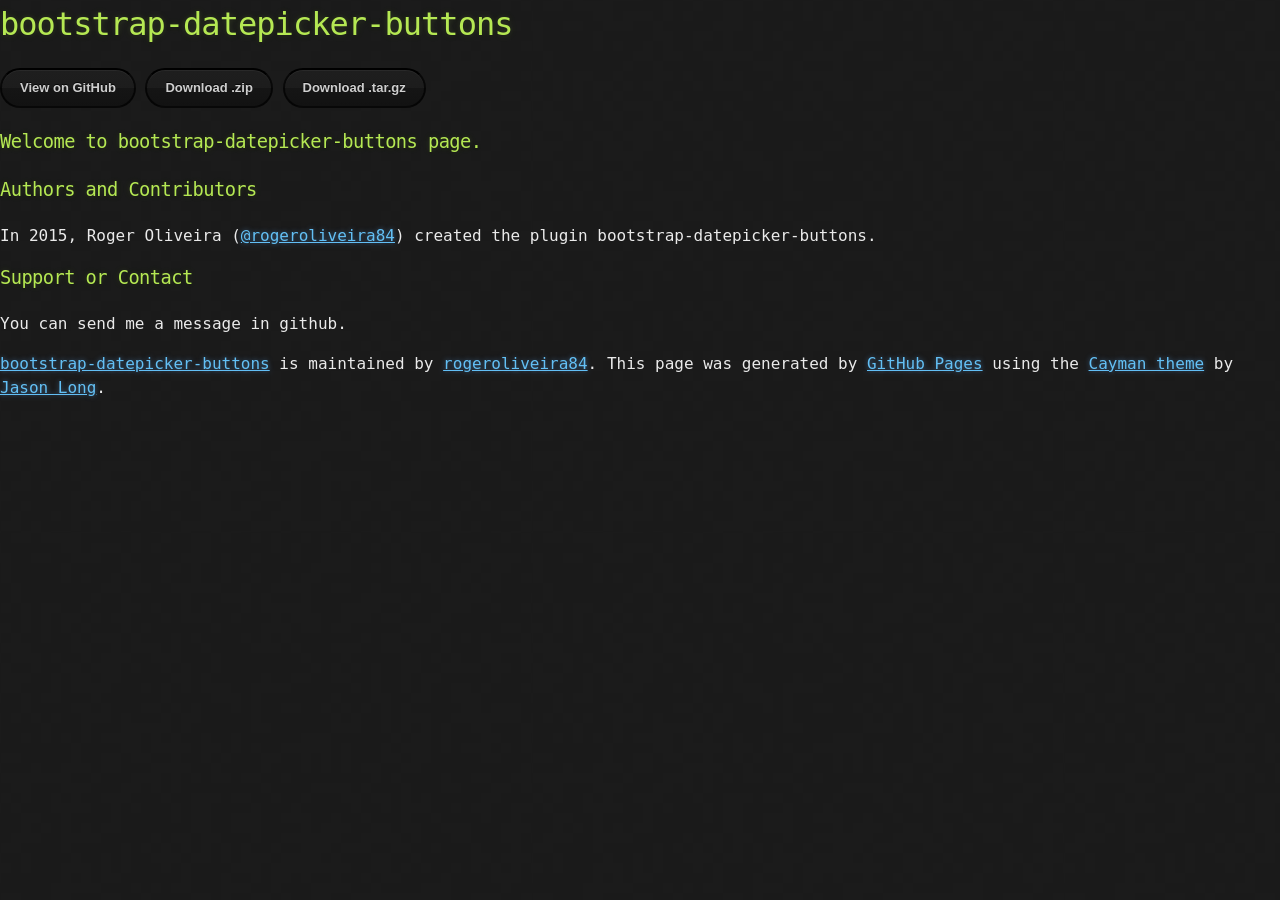
<file: bootstrap-datepicker-buttons.html>
<!DOCTYPE html>
<html lang="en-us">
  <head>
    <meta charset="UTF-8">
    <title>bootstrap-datepicker-buttons by rogeroliveira84</title>
    <meta name="viewport" content="width=device-width, initial-scale=1">
    <link rel="stylesheet" type="text/css" href="stylesheets/normalize.css" media="screen">
    <link href='http://fonts.googleapis.com/css?family=Open+Sans:400,700' rel='stylesheet' type='text/css'>
    <link rel="stylesheet" type="text/css" href="stylesheets/stylesheet.css" media="screen">
    <link rel="stylesheet" type="text/css" href="stylesheets/github-light.css" media="screen">
  </head>
  <body>
    <section class="page-header">
      <h1 class="project-name">bootstrap-datepicker-buttons</h1>
      <h2 class="project-tagline"></h2>
      <a href="https://github.com/rogeroliveira84/bootstrap-datepicker-buttons" class="btn">View on GitHub</a>
      <a href="https://github.com/rogeroliveira84/bootstrap-datepicker-buttons/zipball/master" class="btn">Download .zip</a>
      <a href="https://github.com/rogeroliveira84/bootstrap-datepicker-buttons/tarball/master" class="btn">Download .tar.gz</a>
    </section>

    <section class="main-content">
      <h3>
<a id="welcome-to-bootstrap-datepicker-buttons-page" class="anchor" href="#welcome-to-bootstrap-datepicker-buttons-page" aria-hidden="true"><span class="octicon octicon-link"></span></a>Welcome to bootstrap-datepicker-buttons page.</h3>

<h3>
<a id="authors-and-contributors" class="anchor" href="#authors-and-contributors" aria-hidden="true"><span class="octicon octicon-link"></span></a>Authors and Contributors</h3>

<p>In 2015, Roger Oliveira (<a href="https://github.com/rogeroliveira84" class="user-mention">@rogeroliveira84</a>) created the plugin bootstrap-datepicker-buttons.</p>

<h3>
<a id="support-or-contact" class="anchor" href="#support-or-contact" aria-hidden="true"><span class="octicon octicon-link"></span></a>Support or Contact</h3>

<p>You can send me a message in github.</p>

      <footer class="site-footer">
        <span class="site-footer-owner"><a href="https://github.com/rogeroliveira84/bootstrap-datepicker-buttons.github">bootstrap-datepicker-buttons</a> is maintained by <a href="https://github.com/rogeroliveira84">rogeroliveira84</a>.</span>

        <span class="site-footer-credits">This page was generated by <a href="https://pages.github.com">GitHub Pages</a> using the <a href="https://github.com/jasonlong/cayman-theme">Cayman theme</a> by <a href="https://twitter.com/jasonlong">Jason Long</a>.</span>
      </footer>

    </section>

            <script type="text/javascript">
            var gaJsHost = (("https:" == document.location.protocol) ? "https://ssl." : "http://www.");
            document.write(unescape("%3Cscript src='" + gaJsHost + "google-analytics.com/ga.js' type='text/javascript'%3E%3C/script%3E"));
          </script>
          <script type="text/javascript">
            try {
              var pageTracker = _gat._getTracker("UA-64220749-2");
            pageTracker._trackPageview();
            } catch(err) {}
          </script>

  </body>
</html>
</file>
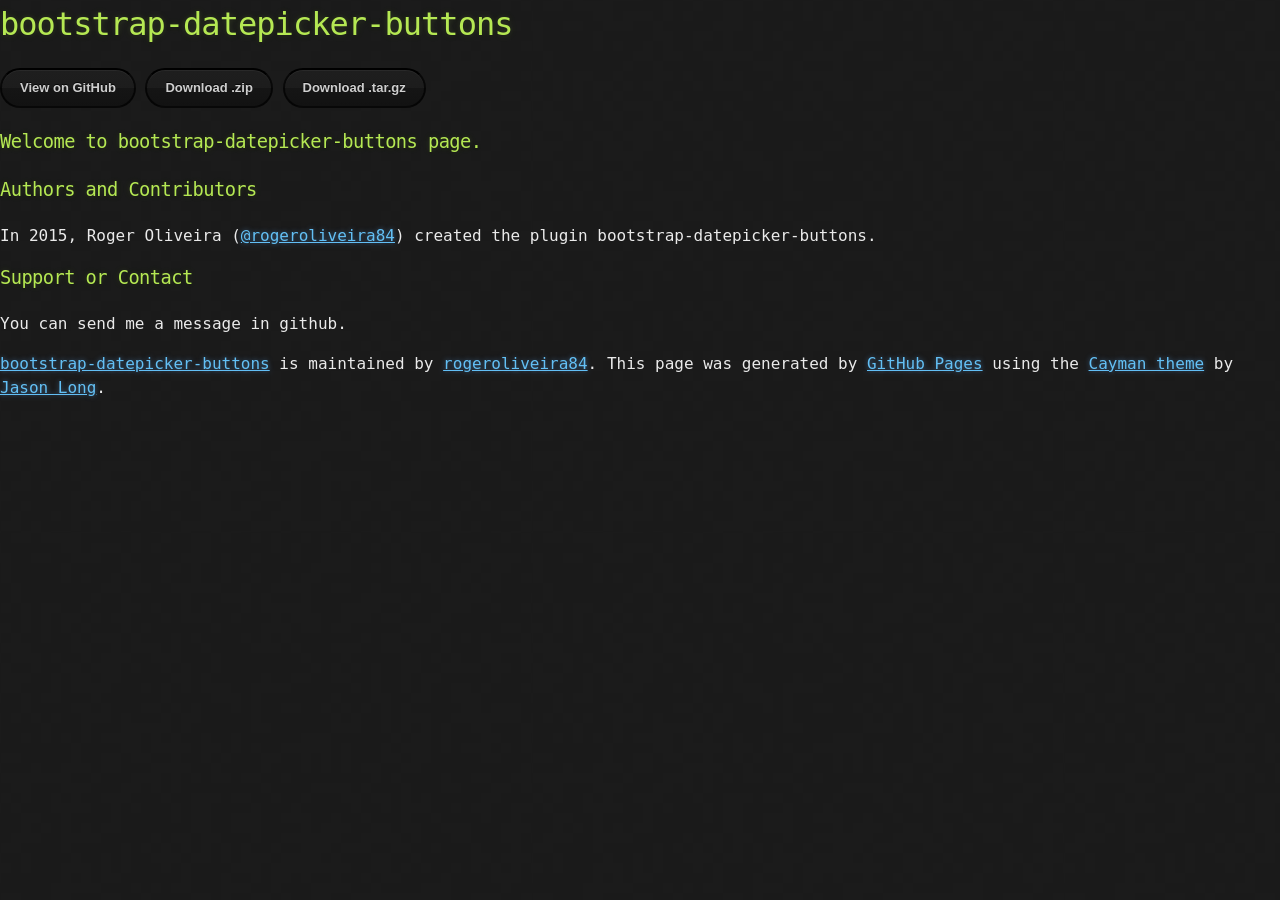
<file: w.html>
<!DOCTYPE html>
<html lang="en-us">
  <head>
    <meta charset="UTF-8">
    <title>bootstrap-datepicker-buttons by rogeroliveira84</title>
    <meta name="viewport" content="width=device-width, initial-scale=1">
    <link rel="stylesheet" type="text/css" href="stylesheets/normalize.css" media="screen">
    <link href='http://fonts.googleapis.com/css?family=Open+Sans:400,700' rel='stylesheet' type='text/css'>
    <link rel="stylesheet" type="text/css" href="stylesheets/stylesheet.css" media="screen">
    <link rel="stylesheet" type="text/css" href="stylesheets/github-light.css" media="screen">
  </head>
  <body>
    <section class="page-header">
      <h1 class="project-name">bootstrap-datepicker-buttons</h1>
      <h2 class="project-tagline"></h2>
      <a href="https://github.com/rogeroliveira84/bootstrap-datepicker-buttons.github.io" class="btn">View on GitHub</a>
      <a href="https://github.com/rogeroliveira84/bootstrap-datepicker-buttons.github.io/zipball/master" class="btn">Download .zip</a>
      <a href="https://github.com/rogeroliveira84/bootstrap-datepicker-buttons.github.io/tarball/master" class="btn">Download .tar.gz</a>
    </section>

    <section class="main-content">
      <h3>
<a id="welcome-to-bootstrap-datepicker-buttons-page" class="anchor" href="#welcome-to-bootstrap-datepicker-buttons-page" aria-hidden="true"><span class="octicon octicon-link"></span></a>Welcome to bootstrap-datepicker-buttons page.</h3>

<h3>
<a id="authors-and-contributors" class="anchor" href="#authors-and-contributors" aria-hidden="true"><span class="octicon octicon-link"></span></a>Authors and Contributors</h3>

<p>In 2015, Roger Oliveira (<a href="https://github.com/rogeroliveira84" class="user-mention">@rogeroliveira84</a>) created the plugin bootstrap-datepicker-buttons.</p>

<h3>
<a id="support-or-contact" class="anchor" href="#support-or-contact" aria-hidden="true"><span class="octicon octicon-link"></span></a>Support or Contact</h3>

<p>You can send me a message in github.</p>

      <footer class="site-footer">
        <span class="site-footer-owner"><a href="https://github.com/rogeroliveira84/bootstrap-datepicker-buttons.github.io">bootstrap-datepicker-buttons</a> is maintained by <a href="https://github.com/rogeroliveira84">rogeroliveira84</a>.</span>

        <span class="site-footer-credits">This page was generated by <a href="https://pages.github.com">GitHub Pages</a> using the <a href="https://github.com/jasonlong/cayman-theme">Cayman theme</a> by <a href="https://twitter.com/jasonlong">Jason Long</a>.</span>
      </footer>

    </section>

            <script type="text/javascript">
            var gaJsHost = (("https:" == document.location.protocol) ? "https://ssl." : "http://www.");
            document.write(unescape("%3Cscript src='" + gaJsHost + "google-analytics.com/ga.js' type='text/javascript'%3E%3C/script%3E"));
          </script>
          <script type="text/javascript">
            try {
              var pageTracker = _gat._getTracker("UA-64220749-2");
            pageTracker._trackPageview();
            } catch(err) {}
          </script>

  </body>
</html>
</file>
<file: stylesheets/portfolio.css>
/* ============================================================
   Roger Oliveira — portfolio
   Aesthetic: terminal / dark-dev. Mono-forward, neon-green accent.
   ============================================================ */

:root,
[data-theme="dark"] {
  --bg:        #0a0e14;
  --bg-soft:   #0d121b;
  --panel:     #0f1620;
  --panel-2:   #131c28;
  --border:    #1e2733;
  --border-soft:#172029;
  --text:      #d8e1ee;
  --text-dim:  #8a97a9;
  --text-faint:#5a6675;
  --accent:    #4ade80;
  --accent-2:  #38bdf8;
  --accent-3:  #fbbf24;
  --str:       #7ee787;
  --glow:      rgba(74, 222, 128, .16);
  --glow-2:    rgba(56, 189, 248, .10);
  --grid-line: rgba(120, 140, 170, .045);
  --card-hover:#151f2c;
  --shadow:    0 24px 60px -30px rgba(0,0,0,.8);
}

[data-theme="light"] {
  --bg:        #f4f5f0;
  --bg-soft:   #eceee6;
  --panel:     #ffffff;
  --panel-2:   #f5f7f1;
  --border:    #dde0d5;
  --border-soft:#e6e8df;
  --text:      #1a2330;
  --text-dim:  #55606f;
  --text-faint:#8b94a1;
  --accent:    #0f9d52;
  --accent-2:  #0a7fc0;
  --accent-3:  #b9760a;
  --str:       #0f803f;
  --glow:      rgba(15, 157, 82, .12);
  --glow-2:    rgba(10, 127, 192, .08);
  --grid-line: rgba(40, 60, 90, .05);
  --card-hover:#fbfcf8;
  --shadow:    0 20px 50px -28px rgba(40,55,75,.4);
}

* { box-sizing: border-box; }

html { scroll-behavior: smooth; }

body {
  margin: 0;
  min-height: 100vh;
  background: var(--bg);
  color: var(--text);
  font-family: "Hanken Grotesk", -apple-system, BlinkMacSystemFont, sans-serif;
  font-size: 17px;
  line-height: 1.6;
  -webkit-font-smoothing: antialiased;
  text-rendering: optimizeLegibility;
  overflow-x: hidden;
}

.mono, .prompt, .term, .eyebrow, .brand, .section-head, .card-name,
.stars, .lang, .chip, .stack-line, .bio, .foot-line, .card-links a {
  font-family: "JetBrains Mono", ui-monospace, SFMono-Regular, Menlo, monospace;
}

a { color: inherit; }

/* ---- atmospheric background layers ---- */
.bg-grid, .bg-glow, .bg-grain {
  position: fixed;
  inset: 0;
  pointer-events: none;
  z-index: 0;
}
.bg-grid {
  background-image:
    linear-gradient(var(--grid-line) 1px, transparent 1px),
    linear-gradient(90deg, var(--grid-line) 1px, transparent 1px);
  background-size: 48px 48px;
  mask-image: radial-gradient(ellipse 90% 70% at 50% 0%, #000 35%, transparent 78%);
}
.bg-glow {
  background:
    radial-gradient(60% 50% at 78% -5%, var(--glow), transparent 60%),
    radial-gradient(55% 45% at 12% 8%, var(--glow-2), transparent 62%);
}
.bg-grain {
  opacity: .35;
  mix-blend-mode: overlay;
  background-image: url("data:image/svg+xml,%3Csvg xmlns='http://www.w3.org/2000/svg' width='160' height='160'%3E%3Cfilter id='n'%3E%3CfeTurbulence type='fractalNoise' baseFrequency='0.85' numOctaves='2' stitchTiles='stitch'/%3E%3C/filter%3E%3Crect width='100%25' height='100%25' filter='url(%23n)' opacity='0.5'/%3E%3C/svg%3E");
}
[data-theme="light"] .bg-grain { opacity: .18; mix-blend-mode: multiply; }

/* ---- layout shell ---- */
.topbar, main, .footer { position: relative; z-index: 1; }
main { max-width: 1120px; margin: 0 auto; padding: 0 24px; }

/* ---- top bar ---- */
.topbar {
  position: sticky;
  top: 0;
  z-index: 20;
  display: flex;
  align-items: center;
  justify-content: space-between;
  max-width: 1120px;
  margin: 0 auto;
  padding: 16px 24px;
  backdrop-filter: blur(8px);
}
.brand {
  display: inline-flex;
  align-items: center;
  gap: 10px;
  text-decoration: none;
  font-size: 14px;
  font-weight: 700;
  letter-spacing: -.3px;
}
.brand-mark {
  color: var(--accent);
  background: color-mix(in srgb, var(--accent) 14%, transparent);
  border: 1px solid color-mix(in srgb, var(--accent) 35%, transparent);
  border-radius: 7px;
  padding: 2px 7px;
  line-height: 1;
}
.brand-text { color: var(--text); }
.brand-dim { color: var(--text-faint); }

.theme-toggle {
  display: inline-grid;
  place-items: center;
  width: 40px; height: 40px;
  border-radius: 10px;
  border: 1px solid var(--border);
  background: var(--panel);
  color: var(--text-dim);
  cursor: pointer;
  transition: color .2s, border-color .2s, transform .2s, background .2s;
}
.theme-toggle:hover { color: var(--accent); border-color: color-mix(in srgb, var(--accent) 45%, var(--border)); transform: translateY(-1px); }
.theme-toggle .ico-sun { display: none; }
[data-theme="light"] .theme-toggle .ico-sun { display: block; }
[data-theme="light"] .theme-toggle .ico-moon { display: none; }

/* ---- shared prompt token ---- */
.prompt { color: var(--accent); font-weight: 700; }

/* ---- hero ---- */
.hero {
  display: grid;
  grid-template-columns: 1.05fr .95fr;
  gap: 56px;
  align-items: center;
  padding: 56px 0 90px;
  min-height: min(82vh, 760px);
}
.eyebrow {
  font-size: 13px;
  letter-spacing: 1px;
  text-transform: lowercase;
  color: var(--text-dim);
  margin: 0 0 18px;
}
.name {
  font-family: "JetBrains Mono", monospace;
  font-weight: 800;
  font-size: clamp(3.2rem, 8vw, 5.6rem);
  line-height: 1.02;
  letter-spacing: -3px;
  margin: 0 0 20px;
  padding-bottom: .08em; /* room so the descender of the 'g' is never clipped */
  background: linear-gradient(180deg, var(--text) 35%, color-mix(in srgb, var(--text) 72%, var(--bg)));
  -webkit-background-clip: text;
  background-clip: text;
  color: transparent;
}
.subtitle {
  font-family: "JetBrains Mono", monospace;
  color: var(--text-dim);
  font-size: 1rem;
  letter-spacing: -.3px;
  margin: 0 0 30px;
}
.subtitle .sub-sep { color: var(--accent); }
.lead {
  max-width: 46ch;
  color: var(--text-dim);
  font-size: 1.06rem;
  margin: 0 0 32px;
}
.lead .hl { color: var(--text); font-weight: 600; }

.cta { display: flex; flex-wrap: wrap; gap: 12px; }
.btn {
  display: inline-flex;
  align-items: center;
  gap: 9px;
  padding: 11px 18px;
  border-radius: 11px;
  border: 1px solid var(--border);
  background: var(--panel);
  color: var(--text);
  font-family: "JetBrains Mono", monospace;
  font-size: 14px;
  font-weight: 500;
  text-decoration: none;
  transition: transform .18s, border-color .18s, background .18s, box-shadow .18s;
}
.btn:hover { transform: translateY(-2px); border-color: color-mix(in srgb, var(--accent) 40%, var(--border)); }
.btn-primary {
  background: var(--accent);
  border-color: var(--accent);
  color: #04120a;
  font-weight: 700;
  box-shadow: 0 10px 30px -12px var(--glow);
}
.btn-primary:hover { box-shadow: 0 14px 34px -10px var(--glow); }
[data-theme="light"] .btn-primary { color: #fff; }

/* ---- terminal window ---- */
.term {
  border: 1px solid var(--border);
  border-radius: 14px;
  background: linear-gradient(180deg, var(--panel-2), var(--panel));
  box-shadow: var(--shadow);
  overflow: hidden;
}
.term-bar {
  display: flex;
  align-items: center;
  gap: 8px;
  padding: 12px 16px;
  background: color-mix(in srgb, var(--panel-2) 70%, var(--bg));
  border-bottom: 1px solid var(--border);
}
.dot { width: 12px; height: 12px; border-radius: 50%; display: inline-block; }
.dot-red { background: #ff5f57; }
.dot-yellow { background: #febc2e; }
.dot-green { background: #28c840; }
.term-title {
  margin-left: 10px;
  font-family: "JetBrains Mono", monospace;
  font-size: 12.5px;
  color: var(--text-faint);
}
.term-body {
  padding: 22px 22px 26px;
  font-family: "JetBrains Mono", monospace;
  font-size: 14.5px;
  line-height: 1.95;
}
.term-body .line { margin: 0; white-space: pre-wrap; }
.term-body .out { color: var(--text); }
.term-body .out.accent { color: var(--accent); }
.term-body .out.cmt { color: var(--text-dim); }
.term-body .flag { font-family: initial; }
.term-tags {
  display: flex;
  flex-wrap: wrap;
  gap: 6px;
  margin: 6px 0 4px;
  line-height: 1.5;
}
.term-tags .ttag {
  font-size: 11.5px;
  padding: 3px 9px;
  border-radius: 6px;
  border: 1px solid color-mix(in srgb, var(--accent) 24%, var(--border));
  background: color-mix(in srgb, var(--accent) 8%, transparent);
  color: color-mix(in srgb, var(--accent) 88%, var(--text));
  transition: transform .14s, border-color .14s, background .14s;
}
.term-tags .ttag:hover {
  transform: translateY(-1px);
  border-color: color-mix(in srgb, var(--accent) 55%, var(--border));
  background: color-mix(in srgb, var(--accent) 16%, transparent);
}

.caret {
  display: inline-block;
  width: 9px; height: 1.05em;
  margin-left: 2px;
  vertical-align: -2px;
  background: var(--accent);
  animation: blink 1.1s steps(1) infinite;
}
.caret-inline {
  display: inline-block;
  width: 8px; height: 1em;
  margin-left: 4px;
  vertical-align: -1px;
  background: var(--accent);
  animation: blink 1.1s steps(1) infinite;
}
@keyframes blink { 0%, 50% { opacity: 1; } 50.01%, 100% { opacity: 0; } }

/* ---- section heads ---- */
.section-head {
  font-size: clamp(1.05rem, 2.4vw, 1.35rem);
  font-weight: 700;
  letter-spacing: -.3px;
  margin: 0 0 6px;
  color: var(--text);
}
.section-sub { color: var(--text-dim); margin: 0 0 30px; font-size: .98rem; }
.about, .projects { padding: 70px 0; border-top: 1px solid var(--border-soft); }

/* ---- about ---- */
.about-grid {
  display: grid;
  grid-template-columns: 1.25fr .9fr;
  gap: 32px;
  margin-top: 26px;
  align-items: start;
}
.bio {
  margin: 0;
  padding: 24px 26px;
  border: 1px solid var(--border);
  border-radius: 14px;
  background: var(--panel);
  font-size: 13.5px;
  line-height: 1.85;
  overflow-x: auto;
  counter-reset: ln;
  box-shadow: var(--shadow);
}
.bio .row { display: block; counter-increment: ln; }
.bio .row::before {
  content: counter(ln);
  display: inline-block;
  width: 2.2ch;
  margin-right: 18px;
  text-align: right;
  color: var(--text-faint);
  opacity: .65;
}
.bio .cmt { color: var(--text-dim); }
.bio .str { color: var(--str); }

.stack {
  padding: 24px 26px;
  border: 1px solid var(--border);
  border-radius: 14px;
  background: var(--panel);
  box-shadow: var(--shadow);
}
.stack-line { margin: 0; font-size: 14px; color: var(--text-dim); }
.stack-line .kw { color: var(--accent-2); }
.stack-line .var { color: var(--accent-3); }
.chips {
  list-style: none;
  display: flex;
  flex-wrap: wrap;
  gap: 9px;
  padding: 14px 0 14px 22px;
  margin: 4px 0;
}
.chip {
  font-size: 12.5px;
  padding: 6px 12px;
  border-radius: 999px;
  border: 1px solid var(--border);
  background: var(--panel-2);
  color: var(--text);
  transition: transform .15s, border-color .15s, color .15s;
}
.chip:hover { transform: translateY(-2px); border-color: color-mix(in srgb, var(--accent) 50%, var(--border)); color: var(--accent); }

/* ---- projects grid ---- */
.grid {
  list-style: none;
  margin: 0;
  padding: 0;
  display: grid;
  grid-template-columns: repeat(2, 1fr);
  gap: 20px;
}
.card {
  position: relative;
  display: flex;
  flex-direction: column;
  gap: 14px;
  padding: 24px 24px 20px;
  border: 1px solid var(--border);
  border-radius: 14px;
  background: var(--panel);
  overflow: hidden;
  transition: transform .22s ease, border-color .22s ease, background .22s ease, box-shadow .22s ease;
}
.card::before {
  content: "";
  position: absolute;
  inset: 0 0 auto 0;
  height: 2px;
  background: linear-gradient(90deg, var(--accent), var(--accent-2));
  opacity: 0;
  transition: opacity .25s;
}
.card:hover {
  transform: translateY(-5px);
  border-color: color-mix(in srgb, var(--accent) 42%, var(--border));
  background: var(--card-hover);
  box-shadow: 0 22px 44px -26px var(--glow);
}
.card:hover::before { opacity: 1; }
.card-top { display: flex; align-items: baseline; justify-content: space-between; gap: 12px; }
.card-name { margin: 0; font-size: 1.06rem; font-weight: 700; letter-spacing: -.3px; color: var(--text); }
.card:hover .card-name { color: var(--accent); }
.stars {
  flex-shrink: 0;
  font-size: 12.5px;
  color: var(--accent-3);
  white-space: nowrap;
}
.card-desc { margin: 0; color: var(--text-dim); font-size: .96rem; line-height: 1.55; flex: 1; }
.card-desc code {
  font-family: "JetBrains Mono", monospace;
  font-size: .82em;
  padding: 1px 5px;
  border-radius: 5px;
  background: var(--panel-2);
  color: var(--accent-2);
}
.card-foot {
  display: flex;
  align-items: center;
  justify-content: space-between;
  gap: 12px;
  padding-top: 6px;
  border-top: 1px solid var(--border-soft);
}
.lang { display: inline-flex; align-items: center; gap: 7px; font-size: 12.5px; color: var(--text-dim); }
.lang-dot { width: 10px; height: 10px; border-radius: 50%; display: inline-block; }
.lang-ts { background: #3178c6; }
.lang-js { background: #f0db4f; }
.card-links { display: inline-flex; gap: 14px; }
.card-links a {
  font-size: 12.5px;
  font-weight: 500;
  text-decoration: none;
  color: var(--text-dim);
  transition: color .15s;
}
.card-links a:hover { color: var(--accent); }

/* ---- footer ---- */
.footer {
  max-width: 1120px;
  margin: 0 auto;
  padding: 40px 24px 60px;
  border-top: 1px solid var(--border-soft);
}
.foot-line { font-family: "JetBrains Mono", monospace; font-size: 13.5px; color: var(--text-dim); margin: 0 0 18px; }
.foot-row {
  display: flex;
  flex-wrap: wrap;
  align-items: center;
  justify-content: space-between;
  gap: 14px;
  font-size: 13.5px;
  color: var(--text-faint);
}
.foot-links { display: inline-flex; gap: 20px; }
.foot-links a { color: var(--text-dim); text-decoration: none; transition: color .15s; }
.foot-links a:hover { color: var(--accent); }

/* ---- reveal animation ---- */
.reveal { opacity: 0; transform: translateY(18px); transition: opacity .7s ease, transform .7s ease; }
.reveal.in { opacity: 1; transform: none; }
.card.reveal { transition-delay: calc(var(--i, 0) * 80ms); }

/* ---- responsive ---- */
@media (max-width: 860px) {
  .hero { grid-template-columns: 1fr; gap: 36px; padding: 32px 0 64px; min-height: 0; }
  .about-grid { grid-template-columns: 1fr; }
  .grid { grid-template-columns: 1fr; }
}
@media (max-width: 520px) {
  body { font-size: 16px; }
  main { padding: 0 18px; }
  .topbar { padding: 14px 18px; }
  .name { letter-spacing: -2px; }
  .foot-row { flex-direction: column; align-items: flex-start; }
}

@media (prefers-reduced-motion: reduce) {
  * { animation: none !important; scroll-behavior: auto; }
  .reveal { opacity: 1; transform: none; transition: none; }
  .caret, .caret-inline { animation: none !important; opacity: 1; }
}
</file>
<file: demos/demo.css>
/* ============================================================
   Shared styles for project demo pages (terminal / dark-dev).
   Self-contained — does not depend on the portfolio stylesheet.
   ============================================================ */

:root,
[data-theme="dark"] {
  --bg:#0a0e14; --bg-soft:#0d121b; --panel:#0f1620; --panel-2:#131c28;
  --border:#1e2733; --border-soft:#172029;
  --text:#d8e1ee; --text-dim:#8a97a9; --text-faint:#5a6675;
  --accent:#4ade80; --accent-2:#38bdf8; --accent-3:#fbbf24;
  --str:#7ee787; --err:#ff6b6b;
  --glow:rgba(74,222,128,.16); --glow-2:rgba(56,189,248,.10);
  --grid-line:rgba(120,140,170,.045);
  --shadow:0 24px 60px -30px rgba(0,0,0,.8);
}
[data-theme="light"] {
  --bg:#f4f5f0; --bg-soft:#eceee6; --panel:#fff; --panel-2:#f5f7f1;
  --border:#dde0d5; --border-soft:#e6e8df;
  --text:#1a2330; --text-dim:#55606f; --text-faint:#8b94a1;
  --accent:#0f9d52; --accent-2:#0a7fc0; --accent-3:#b9760a;
  --str:#0f803f; --err:#c0392b;
  --glow:rgba(15,157,82,.12); --glow-2:rgba(10,127,192,.08);
  --grid-line:rgba(40,60,90,.05);
  --shadow:0 20px 50px -28px rgba(40,55,75,.4);
}

* { box-sizing:border-box; }
html { scroll-behavior:smooth; }
body {
  margin:0; min-height:100vh; background:var(--bg); color:var(--text);
  font-family:"Hanken Grotesk",-apple-system,BlinkMacSystemFont,sans-serif;
  font-size:16px; line-height:1.6; -webkit-font-smoothing:antialiased;
}
.mono,.prompt,.demo-id h1,.badge,.btn,.code,.field-label,.run,.out,.chip,.challenge h3,.bars b {
  font-family:"JetBrains Mono",ui-monospace,SFMono-Regular,Menlo,monospace;
}
a { color:inherit; }
.prompt { color:var(--accent); font-weight:700; }

/* atmosphere */
.bg { position:fixed; inset:0; pointer-events:none; z-index:0;
  background:
    radial-gradient(60% 50% at 85% -5%, var(--glow), transparent 60%),
    radial-gradient(50% 40% at 8% 6%, var(--glow-2), transparent 62%),
    linear-gradient(var(--grid-line) 1px, transparent 1px) 0 0/48px 48px,
    linear-gradient(90deg, var(--grid-line) 1px, transparent 1px) 0 0/48px 48px;
}

.wrap { position:relative; z-index:1; max-width:1080px; margin:0 auto; padding:0 24px; }

/* header */
.demo-top {
  position:sticky; top:0; z-index:20; backdrop-filter:blur(8px);
  border-bottom:1px solid var(--border-soft);
}
.demo-top .wrap {
  display:flex; align-items:center; gap:16px; flex-wrap:wrap;
  padding-top:16px; padding-bottom:16px;
}
.back { text-decoration:none; color:var(--text-dim); font-size:13.5px; font-weight:600;
  transition:color .15s; white-space:nowrap; }
.back:hover { color:var(--accent); }
.demo-id { display:flex; align-items:center; gap:11px; margin-right:auto; }
.brand-mark { color:var(--accent); background:color-mix(in srgb,var(--accent) 14%,transparent);
  border:1px solid color-mix(in srgb,var(--accent) 35%,transparent);
  border-radius:7px; padding:2px 7px; line-height:1; font-weight:700;
  font-family:"JetBrains Mono",monospace; font-size:13px; }
.demo-id h1 { margin:0; font-size:18px; font-weight:700; letter-spacing:-.3px; }
.badge { font-size:11px; padding:3px 9px; border-radius:999px;
  border:1px solid color-mix(in srgb,var(--accent) 35%,var(--border));
  color:var(--accent); background:color-mix(in srgb,var(--accent) 10%,transparent);
  text-transform:lowercase; letter-spacing:.4px; }
.demo-actions { display:flex; align-items:center; gap:10px; }

.btn { display:inline-flex; align-items:center; gap:8px; padding:9px 15px; border-radius:10px;
  border:1px solid var(--border); background:var(--panel); color:var(--text);
  font-size:13px; font-weight:500; text-decoration:none; cursor:pointer;
  transition:transform .16s,border-color .16s,background .16s; }
.btn:hover { transform:translateY(-2px); border-color:color-mix(in srgb,var(--accent) 40%,var(--border)); }
.btn-primary { background:var(--accent); border-color:var(--accent); color:#04120a; font-weight:700; }
[data-theme="light"] .btn-primary { color:#fff; }

.theme-toggle { display:inline-grid; place-items:center; width:38px; height:38px; border-radius:10px;
  border:1px solid var(--border); background:var(--panel); color:var(--text-dim); cursor:pointer;
  transition:color .2s,border-color .2s,transform .2s; }
.theme-toggle:hover { color:var(--accent); transform:translateY(-1px); }
.theme-toggle .ico-sun { display:none; }
[data-theme="light"] .theme-toggle .ico-sun { display:block; }
[data-theme="light"] .theme-toggle .ico-moon { display:none; }

/* intro */
.demo-main { position:relative; z-index:1; padding:36px 0 70px; }
.lead-row { margin-bottom:26px; }
.lead-row h2 { margin:0 0 10px; font-size:clamp(2.1rem,5.5vw,3.2rem); line-height:1.08; letter-spacing:-1px; }
.lead-row p { margin:0; color:var(--text-dim); max-width:62ch; }
.note { display:flex; gap:10px; align-items:flex-start; margin:0 0 28px; padding:12px 16px;
  border:1px dashed var(--border); border-radius:11px; background:var(--panel);
  color:var(--text-dim); font-size:13.5px; }
.note b { color:var(--text); font-weight:600; }
.note .prompt { margin-top:1px; }

/* generic panel */
.panel { border:1px solid var(--border); border-radius:14px; background:var(--panel);
  box-shadow:var(--shadow); overflow:hidden; }
.panel-head { display:flex; align-items:center; gap:8px; padding:11px 16px;
  background:color-mix(in srgb,var(--panel-2) 70%,var(--bg)); border-bottom:1px solid var(--border);
  font-family:"JetBrains Mono",monospace; font-size:12.5px; color:var(--text-faint); }
.dot { width:11px; height:11px; border-radius:50%; }
.dot-red{background:#ff5f57;} .dot-yellow{background:#febc2e;} .dot-green{background:#28c840;}
.panel-title { margin-left:8px; }
.panel-body { padding:18px; }

.stage { display:grid; grid-template-columns:1fr 1fr; gap:20px; align-items:start; }
.usage { display:flex; flex-direction:column; gap:14px; margin-bottom:26px; }
.usage .code { line-height:1.65; }

/* form controls */
.field { margin-bottom:15px; }
.field-label { display:block; font-size:12.5px; color:var(--text-dim); margin-bottom:6px; }
.field-label .req { color:var(--accent); }
input[type=text],input[type=email],input[type=number],input[type=search],select,textarea {
  width:100%; padding:10px 12px; border-radius:9px; border:1px solid var(--border);
  background:var(--bg-soft); color:var(--text); font-family:inherit; font-size:14px;
  transition:border-color .15s,box-shadow .15s; }
textarea { resize:vertical; min-height:90px; line-height:1.5;
  font-family:"JetBrains Mono",monospace; font-size:13px; }
input:focus,select:focus,textarea:focus { outline:none;
  border-color:var(--accent); box-shadow:0 0 0 3px var(--glow); }
.checkbox { display:flex; align-items:center; gap:9px; font-size:14px; color:var(--text); cursor:pointer; }
.checkbox input { width:18px; height:18px; accent-color:var(--accent); }
.err-text { color:var(--err); font-size:12px; margin-top:5px; }

.run { margin-top:4px; }
.code { display:block; white-space:pre; overflow-x:auto; padding:14px 16px; border-radius:10px;
  background:var(--bg-soft); border:1px solid var(--border-soft); color:var(--text);
  font-size:12.5px; line-height:1.7; }
.code .cmt{color:var(--text-faint);} .code .kw{color:var(--accent-2);}
.code .str{color:var(--str);} .code .fn{color:var(--accent-3);}
.out { margin-top:12px; padding:12px 14px; border-radius:10px; background:var(--bg-soft);
  border:1px solid var(--border-soft); font-size:13px; color:var(--accent); white-space:pre-wrap;
  word-break:break-word; min-height:20px; }
.out.empty { color:var(--text-faint); }

/* footer */
.demo-foot { position:relative; z-index:1; border-top:1px solid var(--border-soft);
  padding:26px 0 50px; color:var(--text-faint); font-size:13px; }
.demo-foot .wrap { display:flex; justify-content:space-between; flex-wrap:wrap; gap:10px; }
.demo-foot a { color:var(--text-dim); text-decoration:none; }
.demo-foot a:hover { color:var(--accent); }

@media (max-width:820px){ .stage{ grid-template-columns:1fr; } }
@media (prefers-reduced-motion:reduce){ *{ animation:none!important; scroll-behavior:auto; } }
</file>
<file: stylesheets/stylesheet.css>
body {
  margin: 0;
  padding: 0;
  background: #151515 url("../images/bkg.png") 0 0;
  color: #eaeaea;
  font: 16px;
  line-height: 1.5;
  font-family: Monaco, "Bitstream Vera Sans Mono", "Lucida Console", Terminal, monospace;
}

/* General & 'Reset' Stuff */

.container {
  width: 90%;
  max-width: 600px;
  margin: 0 auto;
}

section {
  display: block;
  margin: 0 0 20px 0;
}

h1, h2, h3, h4, h5, h6 {
  margin: 0 0 20px;
}

li {
  line-height: 1.4 ;
}

/* Header, <header>
   header   - container
   h1       - project name
   h2       - project description
*/

header {
  background: rgba(0, 0, 0, 0.1);
  width: 100%;
  border-bottom: 1px dashed #b5e853;
  padding: 20px 0;
  margin: 0 0 40px 0;
}

header h1 {
  font-size: 30px;
  line-height: 1.5;
  margin: 0 0 0 -40px;
  font-weight: bold;
  font-family: Monaco, "Bitstream Vera Sans Mono", "Lucida Console", Terminal, monospace;
  color: #b5e853;
  text-shadow: 0 1px 1px rgba(0, 0, 0, 0.1),
               0 0 5px rgba(181, 232, 83, 0.1),
               0 0 10px rgba(181, 232, 83, 0.1);
  letter-spacing: -1px;
  -webkit-font-smoothing: antialiased;
}

header h1:before {
  content: "./ ";
  font-size: 24px;
}

header h2 {
  font-size: 18px;
  font-weight: 300;
  color: #666;
}

#downloads .btn {
  display: inline-block;
  text-align: center;
  margin: 0;
}

/* Main Content
*/

#main_content {
  width: 100%;
  -webkit-font-smoothing: antialiased;
}
section img {
  max-width: 100%
}

h1, h2, h3, h4, h5, h6 {
  font-weight: normal;
  font-family: Monaco, "Bitstream Vera Sans Mono", "Lucida Console", Terminal, monospace;
  color: #b5e853;
  letter-spacing: -0.03em;
  text-shadow: 0 1px 1px rgba(0, 0, 0, 0.1),
               0 0 5px rgba(181, 232, 83, 0.1),
               0 0 10px rgba(181, 232, 83, 0.1);
}

#main_content h1 {
  font-size: 30px;
}

#main_content h2 {
  font-size: 24px;
}

#main_content h3 {
  font-size: 18px;
}

#main_content h4 {
  font-size: 14px;
}

#main_content h5 {
  font-size: 12px;
  text-transform: uppercase;
  margin: 0 0 5px 0;
}

#main_content h6 {
  font-size: 12px;
  text-transform: uppercase;
  color: #999;
  margin: 0 0 5px 0;
}

dt {
  font-style: italic;
  font-weight: bold;
}

ul li {
  list-style: none;
}

ul li:before {
  content: ">>";
  font-family: Monaco, "Bitstream Vera Sans Mono", "Lucida Console", Terminal, monospace;
  font-size: 13px;
  color: #b5e853;
  margin-left: -37px;
  margin-right: 21px;
  line-height: 16px;
}

blockquote {
  color: #aaa;
  padding-left: 10px;
  border-left: 1px dotted #666;
}

pre {
  background: rgba(0, 0, 0, 0.9);
  border: 1px solid rgba(255, 255, 255, 0.15);
  padding: 10px;
  font-size: 14px;
  color: #b5e853;
  border-radius: 2px;
  -moz-border-radius: 2px;
  -webkit-border-radius: 2px;
  text-wrap: normal;
  overflow: auto;
  overflow-y: hidden;
}

table {
  width: 100%;
  margin: 0 0 20px 0;
}

th {
  text-align: left;
  border-bottom: 1px dashed #b5e853;
  padding: 5px 10px;
}

td {
  padding: 5px 10px;
}

hr {
  height: 0;
  border: 0;
  border-bottom: 1px dashed #b5e853;
  color: #b5e853;
}

/* Buttons
*/

.btn {
  display: inline-block;
  background: -webkit-linear-gradient(top, rgba(40, 40, 40, 0.3), rgba(35, 35, 35, 0.3) 50%, rgba(10, 10, 10, 0.3) 50%, rgba(0, 0, 0, 0.3));
  padding: 8px 18px;
  border-radius: 50px;
  border: 2px solid rgba(0, 0, 0, 0.7);
  border-bottom: 2px solid rgba(0, 0, 0, 0.7);
  border-top: 2px solid rgba(0, 0, 0, 1);
  color: rgba(255, 255, 255, 0.8);
  font-family: Helvetica, Arial, sans-serif;
  font-weight: bold;
  font-size: 13px;
  text-decoration: none;
  text-shadow: 0 -1px 0 rgba(0, 0, 0, 0.75);
  box-shadow: inset 0 1px 0 rgba(255, 255, 255, 0.05);
}

.btn:hover {
  background: -webkit-linear-gradient(top, rgba(40, 40, 40, 0.6), rgba(35, 35, 35, 0.6) 50%, rgba(10, 10, 10, 0.8) 50%, rgba(0, 0, 0, 0.8));
}

.btn .icon {
  display: inline-block;
  width: 16px;
  height: 16px;
  margin: 1px 8px 0 0;
  float: left;
}

.btn-github .icon {
  opacity: 0.6;
  background: url("../images/blacktocat.png") 0 0 no-repeat;
}

/* Links
   a, a:hover, a:visited
*/

a {
  color: #63c0f5;
  text-shadow: 0 0 5px rgba(104, 182, 255, 0.5);
}

/* Clearfix */

.cf:before, .cf:after {
  content:"";
  display:table;
}

.cf:after {
  clear:both;
}

.cf {
  zoom:1;
}
</file>
<file: stylesheets/github-light.css>
/*
   Copyright 2014 GitHub Inc.

   Licensed under the Apache License, Version 2.0 (the "License");
   you may not use this file except in compliance with the License.
   You may obtain a copy of the License at

       http://www.apache.org/licenses/LICENSE-2.0

   Unless required by applicable law or agreed to in writing, software
   distributed under the License is distributed on an "AS IS" BASIS,
   WITHOUT WARRANTIES OR CONDITIONS OF ANY KIND, either express or implied.
   See the License for the specific language governing permissions and
   limitations under the License.

*/

.pl-c /* comment */ {
  color: #969896;
}

.pl-c1      /* constant, markup.raw, meta.diff.header, meta.module-reference, meta.property-name, support, support.constant, support.variable, variable.other.constant */,
.pl-s .pl-v /* string variable */ {
  color: #0086b3;
}

.pl-e  /* entity */,
.pl-en /* entity.name */ {
  color: #795da3;
}

.pl-s .pl-s1 /* string source */,
.pl-smi      /* storage.modifier.import, storage.modifier.package, storage.type.java, variable.other, variable.parameter.function */ {
  color: #333;
}

.pl-ent /* entity.name.tag */ {
  color: #63a35c;
}

.pl-k /* keyword, storage, storage.type */ {
  color: #a71d5d;
}

.pl-pds              /* punctuation.definition.string, string.regexp.character-class */,
.pl-s                /* string */,
.pl-s .pl-pse .pl-s1 /* string punctuation.section.embedded source */,
.pl-sr               /* string.regexp */,
.pl-sr .pl-cce       /* string.regexp constant.character.escape */,
.pl-sr .pl-sra       /* string.regexp string.regexp.arbitrary-repitition */,
.pl-sr .pl-sre       /* string.regexp source.ruby.embedded */ {
  color: #183691;
}

.pl-v /* variable */ {
  color: #ed6a43;
}

.pl-id /* invalid.deprecated */ {
  color: #b52a1d;
}

.pl-ii /* invalid.illegal */ {
  background-color: #b52a1d;
  color: #f8f8f8;
}

.pl-sr .pl-cce /* string.regexp constant.character.escape */ {
  color: #63a35c;
  font-weight: bold;
}

.pl-ml /* markup.list */ {
  color: #693a17;
}

.pl-mh        /* markup.heading */,
.pl-mh .pl-en /* markup.heading entity.name */,
.pl-ms        /* meta.separator */ {
  color: #1d3e81;
  font-weight: bold;
}

.pl-mq /* markup.quote */ {
  color: #008080;
}

.pl-mi /* markup.italic */ {
  color: #333;
  font-style: italic;
}

.pl-mb /* markup.bold */ {
  color: #333;
  font-weight: bold;
}

.pl-md /* markup.deleted, meta.diff.header.from-file */ {
  background-color: #ffecec;
  color: #bd2c00;
}

.pl-mi1 /* markup.inserted, meta.diff.header.to-file */ {
  background-color: #eaffea;
  color: #55a532;
}

.pl-mdr /* meta.diff.range */ {
  color: #795da3;
  font-weight: bold;
}

.pl-mo /* meta.output */ {
  color: #1d3e81;
}
</file>
